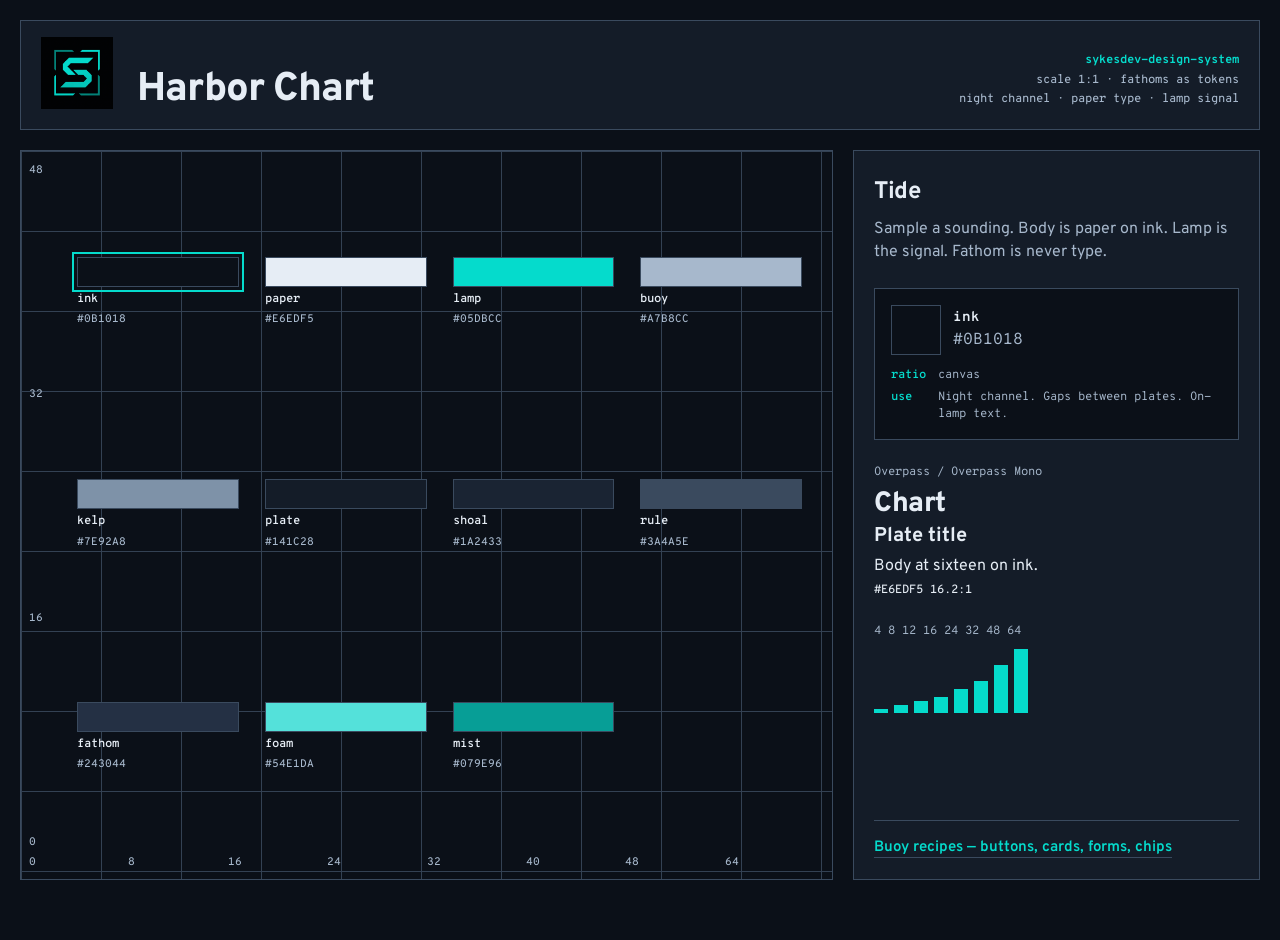
<file: skills/sykesdev-design-system/assets/previews/index.html>
<!doctype html>
<html lang="en">
<head>
  <meta charset="utf-8">
  <meta name="viewport" content="width=device-width, initial-scale=1">
  <title>sykesdev — Harbor Chart</title>
  <link rel="stylesheet" href="../tokens.css">
  <style>
    html, body { min-height: 100%; }
    body {
      min-height: 100vh;
      padding: 20px;
    }

    .chart {
      display: grid;
      grid-template-columns: minmax(0, 1.6fr) 20px minmax(280px, 0.8fr);
      grid-template-rows: auto 20px minmax(420px, 1fr);
      gap: 0;
      min-height: calc(100vh - 40px);
    }

    .title-block {
      grid-column: 1 / -1;
      display: grid;
      grid-template-columns: auto 1fr auto;
      align-items: end;
      gap: 24px;
      padding: 16px 20px 20px;
      background: var(--plate);
      border: 1px solid var(--rule);
      position: relative;
    }
    .title-block img {
      display: block;
      width: 72px;
      height: 72px;
      background: var(--mark);
    }
    .title-block h1 {
      margin: 0;
      font-size: var(--type-display);
      font-weight: 800;
      letter-spacing: -0.02em;
      line-height: 0.95;
      color: var(--text);
      max-width: 18ch;
    }
    .title-meta {
      font-family: "Overpass Mono", ui-monospace, monospace;
      font-size: 12px;
      font-weight: 500;
      color: var(--buoy);
      text-align: right;
      line-height: 1.6;
    }
    .title-meta b {
      display: block;
      color: var(--lamp);
      font-weight: 700;
    }

    .field {
      grid-column: 1;
      grid-row: 3;
      position: relative;
      background: var(--ink);
      border: 1px solid var(--rule);
      overflow: hidden;
      min-height: 480px;
    }
    .graticule {
      position: absolute;
      inset: 0;
      background-image:
        repeating-linear-gradient(to right, var(--rule) 0 1px, transparent 1px 80px),
        repeating-linear-gradient(to bottom, var(--rule) 0 1px, transparent 1px 80px);
      opacity: 0.85;
      pointer-events: none;
      animation: lamp-wipe 0.6s var(--ease) both;
    }
    @keyframes lamp-wipe {
      from { clip-path: inset(0 100% 0 0); }
      to { clip-path: inset(0 0 0 0); }
    }
    @media (prefers-reduced-motion: reduce) {
      .graticule { animation: none; }
    }

    .ticks-x, .ticks-y {
      position: absolute;
      font-family: "Overpass Mono", ui-monospace, monospace;
      font-size: 11px;
      font-weight: 500;
      color: var(--buoy);
      pointer-events: none;
    }
    .ticks-x {
      left: 0; right: 0; bottom: 8px;
      display: grid;
      grid-template-columns: repeat(8, 1fr);
      padding: 0 8px;
    }
    .ticks-y {
      top: 12px; left: 8px; bottom: 28px;
      display: flex;
      flex-direction: column;
      justify-content: space-between;
    }

    .soundings {
      position: absolute;
      inset: 36px 24px 36px 48px;
      display: grid;
      grid-template-columns: repeat(4, 1fr);
      grid-template-rows: repeat(3, 1fr);
      gap: 12px;
    }
    .sounding {
      appearance: none;
      background: transparent;
      border: 0;
      color: inherit;
      font: inherit;
      cursor: pointer;
      display: flex;
      flex-direction: column;
      align-items: flex-start;
      justify-content: center;
      gap: 4px;
      padding: 8px;
      border-radius: 0;
      text-align: left;
    }
    .sounding:hover .swatch {
      outline-color: var(--lamp);
    }
    .sounding[aria-pressed="true"] .swatch {
      outline: 2px solid var(--lamp);
      outline-offset: 3px;
    }
    .sounding .swatch {
      width: 100%;
      height: 28px;
      border: 1px solid var(--rule);
      outline: 1px solid transparent;
      outline-offset: 2px;
    }
    .sounding .name {
      font-family: "Overpass Mono", ui-monospace, monospace;
      font-size: 12px;
      font-weight: 600;
      color: var(--text);
    }
    .sounding .hex {
      font-family: "Overpass Mono", ui-monospace, monospace;
      font-size: 11px;
      font-weight: 500;
      color: var(--buoy);
    }

    .legend {
      grid-column: 3;
      grid-row: 3;
      background: var(--plate);
      border: 1px solid var(--rule);
      padding: 24px 20px 20px;
      display: flex;
      flex-direction: column;
      gap: 0;
      min-width: 0;
    }
    .legend h2 {
      margin: 0 0 8px;
      font-size: var(--type-title);
      font-weight: 700;
      letter-spacing: -0.02em;
      color: var(--text);
    }
    .legend .lede {
      margin: 0 0 24px;
      font-size: 16px;
      color: var(--buoy);
      max-width: var(--measure);
    }
    .sample {
      border: 1px solid var(--rule);
      padding: 16px;
      background: var(--ink);
      margin-bottom: 24px;
    }
    .sample .chip-row {
      display: flex;
      align-items: center;
      gap: 12px;
      margin-bottom: 12px;
    }
    .sample .blob {
      width: 48px;
      height: 48px;
      border: 1px solid var(--rule);
      flex: 0 0 auto;
    }
    .sample dt {
      font-family: "Overpass Mono", ui-monospace, monospace;
      font-size: 12px;
      font-weight: 600;
      color: var(--lamp);
    }
    .sample dd {
      margin: 0;
      font-family: "Overpass Mono", ui-monospace, monospace;
      font-size: 12px;
      color: var(--buoy);
    }
    .sample dl {
      display: grid;
      grid-template-columns: auto 1fr;
      gap: 4px 12px;
      margin: 0;
    }

    .type-row, .space-row {
      display: flex;
      flex-direction: column;
      gap: 8px;
      margin-bottom: 24px;
    }
    .type-row span, .space-row span {
      font-family: "Overpass Mono", ui-monospace, monospace;
      font-size: 12px;
      color: var(--buoy);
    }
    .type-specimens {
      display: flex;
      flex-direction: column;
      gap: 4px;
      color: var(--text);
    }
    .t-display { font-size: 1.75rem; font-weight: 800; letter-spacing: -0.02em; line-height: 1; }
    .t-title { font-size: 1.25rem; font-weight: 700; }
    .t-body { font-size: 1rem; font-weight: 400; }
    .t-mono { font-family: "Overpass Mono", ui-monospace, monospace; font-size: 0.75rem; font-weight: 500; }

    .rungs {
      display: flex;
      align-items: end;
      gap: 6px;
      height: 64px;
    }
    .rung {
      background: var(--lamp);
      width: 14px;
    }

    .legend nav {
      margin-top: auto;
      padding-top: 16px;
      border-top: 1px solid var(--rule);
      font-size: 15px;
      font-weight: 600;
    }
    .legend nav a {
      color: var(--lamp);
      text-decoration: none;
      border-bottom: 1px solid var(--rule);
    }
    .legend nav a:hover { border-bottom-color: var(--lamp); }

    @media (max-width: 840px) {
      body { padding: 8px; }
      .chart {
        display: flex;
        flex-direction: column;
        gap: 12px;
        min-height: 0;
      }
      .title-block {
        grid-template-columns: auto 1fr;
        gap: 12px;
        padding: 8px 12px 10px;
      }
      .title-block img { width: 44px; height: 44px; }
      .title-block h1 { font-size: 1.35rem; }
      .title-meta { grid-column: 1 / -1; text-align: left; font-size: 11px; }
      .ticks-x, .ticks-y { display: none; }
      .field { min-height: 0; border: 1px solid var(--rule); }
      .soundings {
        position: relative;
        inset: auto;
        padding: 10px;
        grid-template-columns: repeat(4, 1fr);
        grid-template-rows: none;
        gap: 6px;
      }
      .sounding { padding: 4px; gap: 2px; }
      .sounding .swatch { height: 10px; }
      .sounding .hex { display: none; }
      .legend { padding: 12px; }
      .legend h2 { font-size: 1.15rem; }
      .legend .lede { margin-bottom: 10px; font-size: 14px; }
      .sample { margin-bottom: 12px; padding: 10px; }
      .type-row, .space-row { margin-bottom: 10px; }
      .t-display { font-size: 1.15rem; }
      .legend nav { padding-top: 8px; }
    }
  </style>
</head>
<body>
  <!--
    THESIS: The system is a night harbor chart — tokens are soundings, components are buoys — not a sidebar docs gallery.
    OWN-WORLD: Night channel #0B1018; paper type #E6EDF5; lamp signal #05DBCC (mark cyan); Overpass + Overpass Mono; square plates; hairline graticule.
    STORY: Read the chart, sample a sounding, copy the token; open buoys for control recipes.
    FIRST VIEWPORT: Title block with mark. Sounding field on a graticule. Tide legend with live sample, type, spacing. Click a depth to sample it.
    FORM: Harbor Chart (grounded #1). Seed ecf0da14.
    FINISH: unreviewed and undocumented is unfinished; this build ends with the finish review, the verdict, DESIGN.md, and every shipping raster carrying its provenance
  -->
  <div class="chart">
    <header class="title-block">
      <img src="../logos/logo-256.png" width="72" height="72" alt="sykesdev mark" data-favicon>
      <h1>Harbor Chart</h1>
      <div class="title-meta">
        <b>sykesdev-design-system</b>
        scale 1:1 · fathoms as tokens<br>
        night channel · paper type · lamp signal
      </div>
    </header>

    <div class="field" aria-label="Sounding field">
      <div class="graticule" aria-hidden="true"></div>
      <div class="ticks-y" aria-hidden="true">
        <span>48</span><span>32</span><span>16</span><span>0</span>
      </div>
      <div class="ticks-x" aria-hidden="true">
        <span>0</span><span>8</span><span>16</span><span>24</span><span>32</span><span>40</span><span>48</span><span>64</span>
      </div>
      <div class="soundings">
        <button class="sounding" type="button" aria-pressed="true" data-name="ink" data-hex="#0B1018" data-ratio="canvas" data-use="Night channel. Gaps between plates. On-lamp text.">
          <span class="swatch" style="background:var(--ink)"></span>
          <span class="name">ink</span>
          <span class="hex">#0B1018</span>
        </button>
        <button class="sounding" type="button" aria-pressed="false" data-name="paper" data-hex="#E6EDF5" data-ratio="16.2:1 body" data-use="Titles and reading on ink.">
          <span class="swatch" style="background:var(--paper)"></span>
          <span class="name">paper</span>
          <span class="hex">#E6EDF5</span>
        </button>
        <button class="sounding" type="button" aria-pressed="false" data-name="lamp" data-hex="#05DBCC" data-ratio="10.9:1 signal" data-use="Mark cyan. Primary fill, focus, sampled.">
          <span class="swatch" style="background:var(--lamp)"></span>
          <span class="name">lamp</span>
          <span class="hex">#05DBCC</span>
        </button>
        <button class="sounding" type="button" aria-pressed="false" data-name="buoy" data-hex="#A7B8CC" data-ratio="9.4:1 secondary" data-use="Secondary text, placeholders, ticks.">
          <span class="swatch" style="background:var(--buoy)"></span>
          <span class="name">buoy</span>
          <span class="hex">#A7B8CC</span>
        </button>
        <button class="sounding" type="button" aria-pressed="false" data-name="kelp" data-hex="#7E92A8" data-ratio="6.0:1 quiet" data-use="Quiet labels, scrollbar.">
          <span class="swatch" style="background:var(--kelp)"></span>
          <span class="name">kelp</span>
          <span class="hex">#7E92A8</span>
        </button>
        <button class="sounding" type="button" aria-pressed="false" data-name="plate" data-hex="#141C28" data-ratio="elevated" data-use="Elevated plate ground.">
          <span class="swatch" style="background:var(--plate)"></span>
          <span class="name">plate</span>
          <span class="hex">#141C28</span>
        </button>
        <button class="sounding" type="button" aria-pressed="false" data-name="shoal" data-hex="#1A2433" data-ratio="recessed" data-use="Recessed well.">
          <span class="swatch" style="background:var(--shoal)"></span>
          <span class="name">shoal</span>
          <span class="hex">#1A2433</span>
        </button>
        <button class="sounding" type="button" aria-pressed="false" data-name="rule" data-hex="#3A4A5E" data-ratio="hairline" data-use="Graticule and borders.">
          <span class="swatch" style="background:var(--rule)"></span>
          <span class="name">rule</span>
          <span class="hex">#3A4A5E</span>
        </button>
        <button class="sounding" type="button" aria-pressed="false" data-name="fathom" data-hex="#243044" data-ratio="structure — never text" data-use="Deep structure only.">
          <span class="swatch" style="background:var(--fathom)"></span>
          <span class="name">fathom</span>
          <span class="hex">#243044</span>
        </button>
        <button class="sounding" type="button" aria-pressed="false" data-name="foam" data-hex="#54E1DA" data-ratio="lamp + paper" data-use="Primary hover.">
          <span class="swatch" style="background:var(--foam)"></span>
          <span class="name">foam</span>
          <span class="hex">#54E1DA</span>
        </button>
        <button class="sounding" type="button" aria-pressed="false" data-name="mist" data-hex="#079E96" data-ratio="lamp + ink" data-use="Primary press.">
          <span class="swatch" style="background:var(--mist)"></span>
          <span class="name">mist</span>
          <span class="hex">#079E96</span>
        </button>
      </div>
    </div>

    <aside class="legend" id="tide">
      <h2>Tide</h2>
      <p class="lede">Sample a sounding. Body is paper on ink. Lamp is the signal. Fathom is never type.</p>

      <div class="sample" id="sample">
        <div class="chip-row">
          <div class="blob" id="blob" style="background:var(--ink)"></div>
          <div>
            <div class="name font-sounding" id="s-name" style="font-size:14px;font-weight:700;color:var(--text)">ink</div>
            <div class="hex font-sounding" id="s-hex" style="color:var(--buoy)">#0B1018</div>
          </div>
        </div>
        <dl>
          <dt>ratio</dt><dd id="s-ratio">canvas</dd>
          <dt>use</dt><dd id="s-use">Night channel. Gaps between plates. On-lamp text.</dd>
        </dl>
      </div>

      <div class="type-row">
        <span>Overpass / Overpass Mono</span>
        <div class="type-specimens">
          <div class="t-display">Chart</div>
          <div class="t-title">Plate title</div>
          <div class="t-body">Body at sixteen on ink.</div>
          <div class="t-mono">#E6EDF5  16.2:1</div>
        </div>
      </div>

      <div class="space-row">
        <span>4 8 12 16 24 32 48 64</span>
        <div class="rungs" aria-hidden="true">
          <div class="rung" style="height:4px"></div>
          <div class="rung" style="height:8px"></div>
          <div class="rung" style="height:12px"></div>
          <div class="rung" style="height:16px"></div>
          <div class="rung" style="height:24px"></div>
          <div class="rung" style="height:32px"></div>
          <div class="rung" style="height:48px"></div>
          <div class="rung" style="height:64px"></div>
        </div>
      </div>

      <nav><a href="components.html">Buoy recipes — buttons, cards, forms, chips</a></nav>
    </aside>
  </div>
  <script>
    const sample = {
      blob: document.getElementById("blob"),
      name: document.getElementById("s-name"),
      hex: document.getElementById("s-hex"),
      ratio: document.getElementById("s-ratio"),
      use: document.getElementById("s-use"),
    };
    const buttons = [...document.querySelectorAll(".sounding")];
    function apply(btn) {
      buttons.forEach((b) => b.setAttribute("aria-pressed", b === btn ? "true" : "false"));
      sample.blob.style.background = btn.dataset.hex;
      sample.name.textContent = btn.dataset.name;
      sample.hex.textContent = btn.dataset.hex;
      sample.ratio.textContent = btn.dataset.ratio;
      sample.use.textContent = btn.dataset.use;
    }
    buttons.forEach((btn) => btn.addEventListener("click", () => apply(btn)));
  </script>
</body>
</html>
</file>
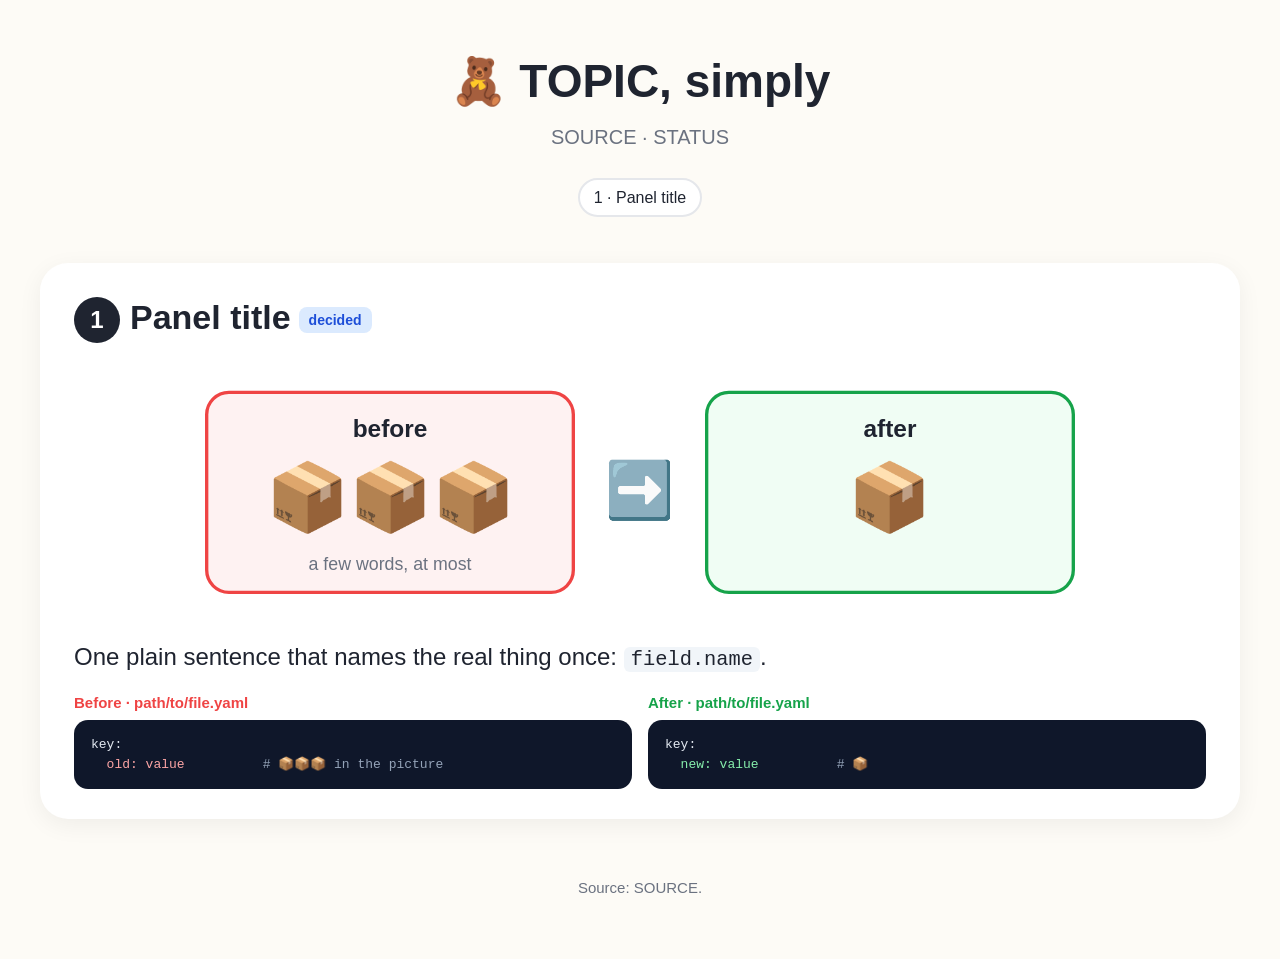
<file: skills/eli5-concrete/references/template.html>
<!doctype html>
<html lang="en">
<head>
<meta charset="utf-8">
<meta name="color-scheme" content="light dark">
<title>ELI5: TOPIC</title>
<style>
  /* Every colour is a variable, so the dark block below re-themes the whole page,
     SVG included. Never put a hex value in an SVG fill or stroke attribute. */
  :root {
    color-scheme: light dark;
    --bg: #fdfbf6; --card: #ffffff; --ink: #1f2430; --soft: #6b7280; --line: #e5e7eb;
    --shadow: rgba(0,0,0,.06); --inline-code: #f1f5f9; --later: #f8fafc; --later-line: #cbd5e1;
    --code-bg: #0f172a; --code-ink: #e2e8f0; --code-line: transparent;
    /* Accents: a stroke colour and a pale tint for the shape it outlines. */
    --a: #3b82f6; --a-tint: #eff6ff;
    --b: #f59e0b; --b-tint: #fffbeb;
    --c: #a855f7; --c-tint: #faf5ff;
    --bad: #ef4444; --bad-tint: #fef2f2;
    --ok: #16a34a; --ok-tint: #f0fdf4;
    --tag-done: #dbeafe; --tag-done-ink: #1d4ed8;
    --tag-prop: #e5e7eb; --tag-prop-ink: #374151;
    --tag-open: #fef3c7; --tag-open-ink: #92400e;
  }
  @media (prefers-color-scheme: dark) {
    :root {
      --bg: #0f1115; --card: #181b22; --ink: #e6e8ee; --soft: #9aa3b2; --line: #2a2f3a;
      --shadow: rgba(0,0,0,.4); --inline-code: #252a34; --later: #14171d; --later-line: #3a4150;
      --code-bg: #0b0e14; --code-ink: #e2e8f0; --code-line: #2a2f3a;
      --a: #60a5fa; --a-tint: #172540;
      --b: #fbbf24; --b-tint: #33280f;
      --c: #c084fc; --c-tint: #2b1d3d;
      --bad: #f87171; --bad-tint: #3a1d1f;
      --ok: #4ade80; --ok-tint: #14301f;
      --tag-done: #1e3a6b; --tag-done-ink: #bfdbfe;
      --tag-prop: #2a2f3a; --tag-prop-ink: #d1d5db;
      --tag-open: #4a3510; --tag-open-ink: #fde68a;
    }
  }
  * { box-sizing: border-box; }
  body { margin: 0; background: var(--bg); color: var(--ink);
    font: 20px/1.45 -apple-system, BlinkMacSystemFont, "Segoe UI", sans-serif; }
  header { text-align: center; padding: 48px 20px 8px; }
  header h1 { font-size: 46px; margin: 0; }
  header p { color: var(--soft); margin: 8px 0 0; }
  nav { display: flex; flex-wrap: wrap; gap: 8px; justify-content: center; padding: 18px; }
  nav a { text-decoration: none; color: var(--ink); background: var(--card); border: 2px solid var(--line);
    border-radius: 999px; padding: 6px 14px; font-size: 16px; }
  nav a:hover { border-color: var(--a); }
  section { max-width: 1200px; margin: 28px auto; background: var(--card); border-radius: 28px;
    padding: 30px 34px; box-shadow: 0 6px 24px var(--shadow); }
  section h2 { font-size: 34px; margin: 0 0 4px; }
  section .num { display: inline-block; width: 46px; height: 46px; border-radius: 50%;
    background: var(--ink); color: var(--card); text-align: center; line-height: 46px; font-size: 24px;
    margin-right: 10px; vertical-align: middle; }
  .say { font-size: 24px; margin: 14px 0 0; }
  .say b { color: var(--a); }
  .later { border: 4px dashed var(--later-line); background: var(--later); }
  .tag { display: inline-block; font-size: 14px; font-weight: 700; padding: 3px 10px;
    border-radius: 8px; vertical-align: middle; margin-left: 8px; }
  .tag.done { background: var(--tag-done); color: var(--tag-done-ink); }
  .tag.prop { background: var(--tag-prop); color: var(--tag-prop-ink); }
  .tag.open { background: var(--tag-open); color: var(--tag-open-ink); }
  code { background: var(--inline-code); padding: 1px 7px; border-radius: 6px; font-size: .85em; }

  /* Pictures. Shapes take a class (box + accent); text inherits --ink unless classed. */
  svg { width: 100%; max-width: 1000px; height: auto; display: block; margin: 16px auto 0; }
  svg text { font-family: inherit; fill: var(--ink); }
  svg .t-soft { fill: var(--soft); }
  svg .t-a { fill: var(--a); } svg .t-c { fill: var(--c); }
  svg .t-bad { fill: var(--bad); } svg .t-ok { fill: var(--ok); }
  svg .t-on-solid { fill: var(--card); }
  svg .box { stroke-width: 3; fill: var(--card); stroke: var(--ink); }
  svg .box.a { fill: var(--a-tint); stroke: var(--a); }
  svg .box.b { fill: var(--b-tint); stroke: var(--b); }
  svg .box.c { fill: var(--c-tint); stroke: var(--c); }
  svg .box.bad { fill: var(--bad-tint); stroke: var(--bad); }
  svg .box.ok { fill: var(--ok-tint); stroke: var(--ok); }
  svg .box.card-a { fill: var(--card); stroke: var(--a); }
  svg .solid.a { fill: var(--a); } svg .solid.bad { fill: var(--bad); }

  /* Concrete examples: two columns at full width, one when narrow. */
  .code { display: grid; grid-template-columns: repeat(auto-fit, minmax(480px, 1fr)); gap: 16px;
    margin-top: 18px; }
  .code figure { margin: 0; }
  .code figcaption { font-size: 15px; font-weight: 700; margin-bottom: 6px; color: var(--soft); }
  .code figcaption.before { color: var(--bad); }
  .code figcaption.after { color: var(--ok); }
  pre { margin: 0; background: var(--code-bg); color: var(--code-ink); border: 1px solid var(--code-line);
    border-radius: 14px; padding: 14px 16px;
    font: 13px/1.5 ui-monospace, SFMono-Regular, Menlo, monospace; overflow-x: auto; }
  pre .c { color: #94a3b8; }    /* comment: maps a line to the picture */
  pre .k { color: #7dd3fc; }    /* key worth noticing */
  pre .bad { color: #fca5a5; }  /* removed, or rejected */
  pre .good { color: #86efac; } /* added, or accepted */

  footer { text-align: center; color: var(--soft); font-size: 15px; padding: 30px 20px 60px; }
</style>
</head>
<body>

<header>
  <h1>🧸 TOPIC, simply</h1>
  <p>SOURCE · STATUS</p>
</header>

<nav>
  <a href="#p1">1 · Panel title</a>
</nav>

<!-- One panel: picture, one sentence, concrete example. Copy per idea. -->
<section id="p1">
  <h2><span class="num">1</span>Panel title<span class="tag done">decided</span></h2>
  <svg viewBox="0 0 900 240">
    <g text-anchor="middle">
      <rect class="box bad" x="60" y="30" width="330" height="180" rx="20"/>
      <text x="225" y="70" font-size="22" font-weight="700">before</text>
      <text x="225" y="145" font-size="60">📦📦📦</text>
      <text x="225" y="190" font-size="16" class="t-soft">a few words, at most</text>
      <text x="450" y="135" font-size="50">➡️</text>
      <rect class="box ok" x="510" y="30" width="330" height="180" rx="20"/>
      <text x="675" y="70" font-size="22" font-weight="700">after</text>
      <text x="675" y="145" font-size="60">📦</text>
    </g>
  </svg>
  <p class="say">One plain sentence that names the real thing once: <code>field.name</code>.</p>
  <div class="code">
    <figure>
      <figcaption class="before">Before · path/to/file.yaml</figcaption>
<pre>key:
  <span class="bad">old: value</span>          <span class="c"># 📦📦📦 in the picture</span></pre>
    </figure>
    <figure>
      <figcaption class="after">After · path/to/file.yaml</figcaption>
<pre>key:
  <span class="good">new: value</span>          <span class="c"># 📦</span></pre>
    </figure>
  </div>
</section>

<footer>Source: SOURCE.</footer>
</body>
</html>
</file>
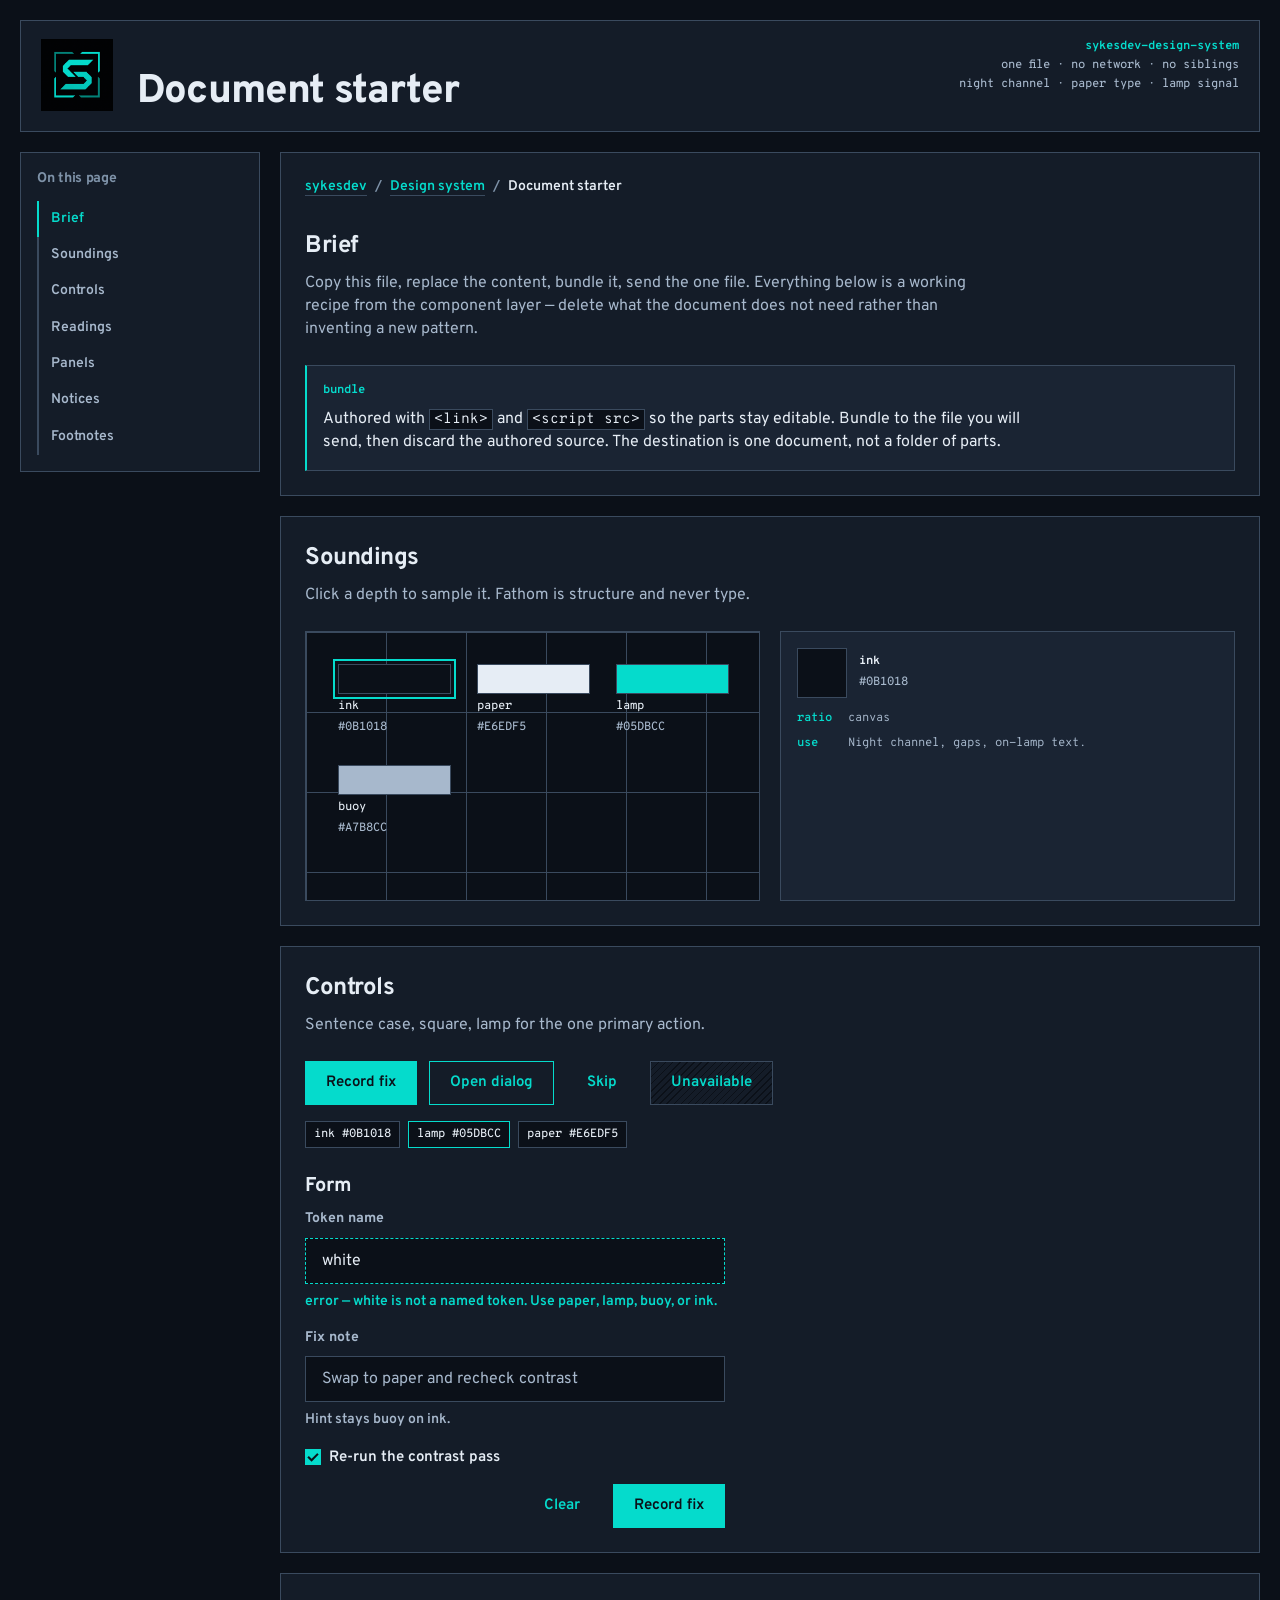
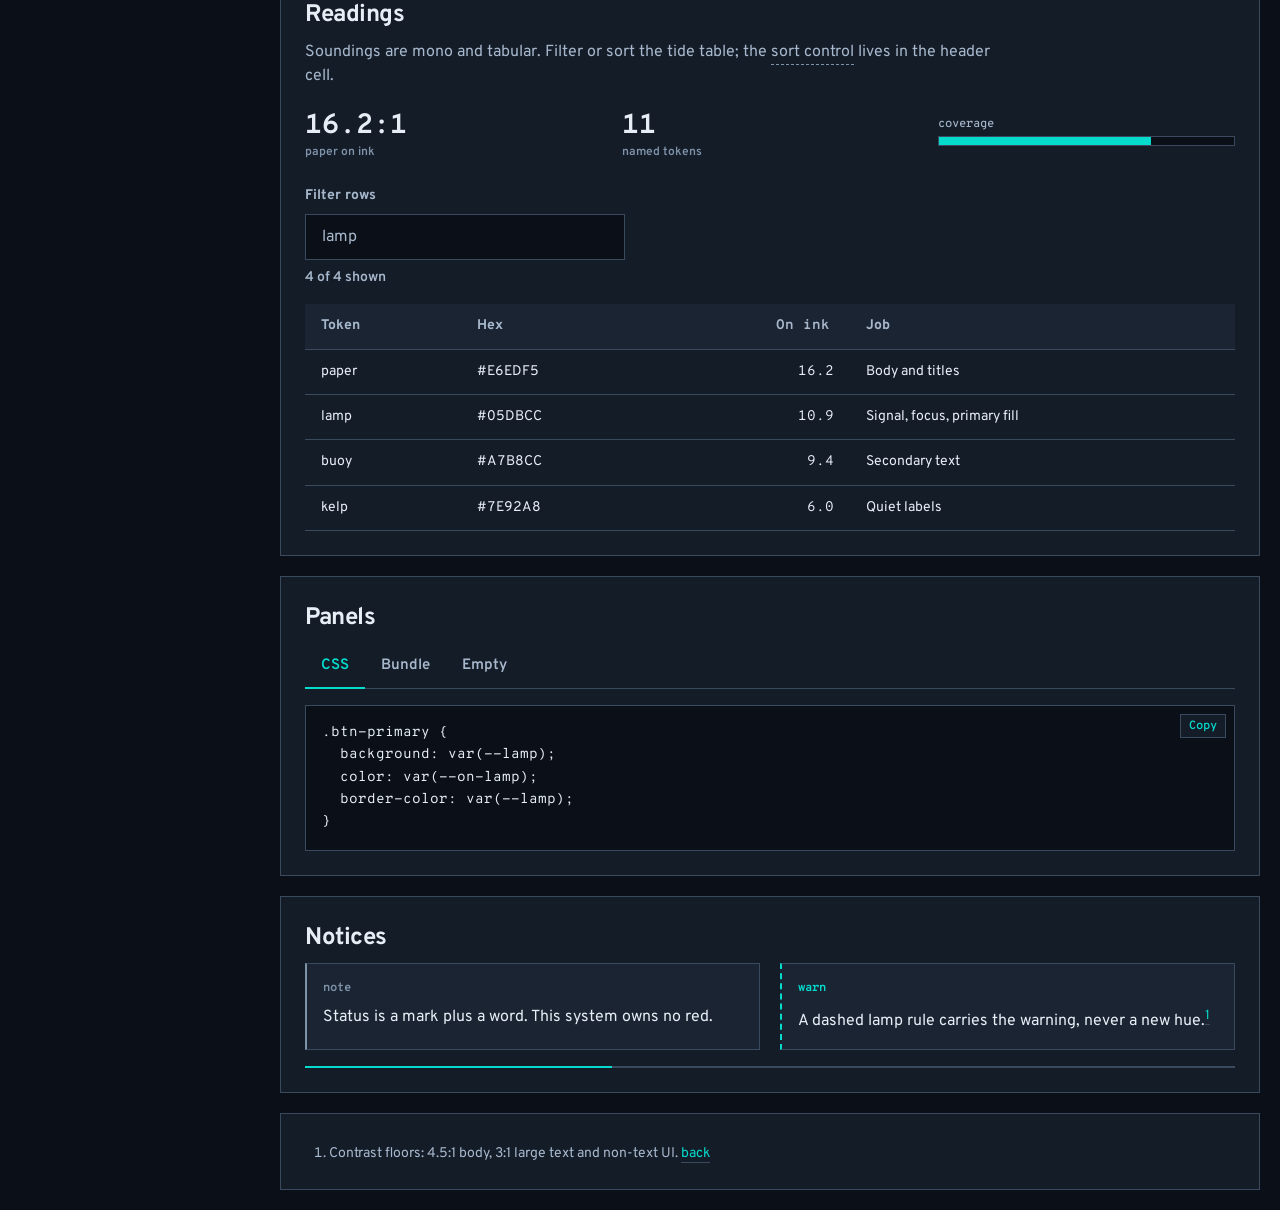
<file: skills/sykesdev-design-system/templates/document.html>
<!doctype html>
<html lang="en">
<head>
  <meta charset="utf-8">
  <meta name="viewport" content="width=device-width, initial-scale=1">
  <title>Harbor Chart — self-contained document starter</title>
  <meta name="description" content="Starter for a single-file Harbor Chart document.">
  <!-- No <link rel="icon">: harbor-ui.js reuses the masthead mark as the tab
       icon so a bundled document carries those bytes once. -->
  <link rel="stylesheet" href="../assets/tokens.css">
  <link rel="stylesheet" href="../assets/harbor-ui.css">
  <style>
    /* Document-specific layout only. Anything reusable belongs in
       harbor-ui.css, and every value comes from tokens.css. */
    .field-plate {
      position: relative;
      background: var(--ink);
      border: 1px solid var(--rule);
      min-height: 220px;
      padding: var(--space-5);
    }
    .soundings {
      position: relative;
      display: grid;
      grid-template-columns: repeat(auto-fit, minmax(120px, 1fr));
      gap: var(--space-3);
    }
    .sounding {
      appearance: none;
      background: transparent;
      border: 0;
      padding: var(--space-2);
      font: inherit;
      color: inherit;
      cursor: pointer;
      display: flex;
      flex-direction: column;
      align-items: flex-start;
      gap: var(--space-1);
      text-align: left;
    }
    .sounding .swatch {
      width: 100%;
      height: 28px;
      border: 1px solid var(--rule);
      outline: 1px solid transparent;
      outline-offset: 2px;
    }
    .sounding:hover .swatch { outline-color: var(--kelp); }
    .sounding[aria-pressed="true"] .swatch {
      outline: 2px solid var(--lamp);
      outline-offset: 3px;
    }
    .sample-head {
      display: flex;
      align-items: center;
      gap: var(--space-3);
      margin-bottom: var(--space-3);
    }
    .sample-head .blob {
      width: 48px;
      height: 48px;
      border: 1px solid var(--rule);
      flex: 0 0 auto;
    }
  </style>
</head>
<body>
  <div class="shell">
    <header class="masthead">
      <img class="mark" src="../assets/logos/logo-256.png" width="72" height="72"
           alt="sykesdev mark" data-favicon>
      <h1>Document starter</h1>
      <p class="meta">
        <b>sykesdev-design-system</b>
        one file · no network · no siblings<br>
        night channel · paper type · lamp signal
      </p>
    </header>

    <nav class="rail" aria-label="Sections" data-toc="main h2">
      <h2>On this page</h2>
    </nav>

    <main class="sheet" data-anchors="main h2, main h3">
      <section class="plate">
        <ol class="crumbs">
          <li><a href="#top">sykesdev</a></li>
          <li><a href="#top">Design system</a></li>
          <li aria-current="page">Document starter</li>
        </ol>
        <h2 data-toc-label="Brief">Brief</h2>
        <p class="lede">
          Copy this file, replace the content, bundle it, send the one file. Everything
          below is a working recipe from the component layer — delete what the document
          does not need rather than inventing a new pattern.
        </p>
        <div class="callout" data-kind="signal">
          <span class="label">bundle</span>
          <p>
            Authored with <code>&lt;link&gt;</code> and <code>&lt;script src&gt;</code> so the
            parts stay editable. Bundle to the file you will send, then discard the
            authored source. The destination is one document, not a folder of parts.
          </p>
        </div>
      </section>

      <section class="plate">
        <h2>Soundings</h2>
        <p class="lede">Click a depth to sample it. Fathom is structure and never type.</p>
        <div class="plate-grid" data-sample-group>
          <div class="field-plate">
            <div class="graticule" aria-hidden="true"></div>
            <div class="soundings">
              <button class="sounding" type="button" data-sample aria-pressed="true"
                      data-name="ink" data-hex="#0B1018" data-ratio="canvas"
                      data-use="Night channel, gaps, on-lamp text.">
                <span class="swatch" style="background: var(--ink)"></span>
                <span class="sounding-text" style="color: var(--text)">ink</span>
                <span class="sounding-text">#0B1018</span>
              </button>
              <button class="sounding" type="button" data-sample aria-pressed="false"
                      data-name="paper" data-hex="#E6EDF5" data-ratio="16.2:1 body"
                      data-use="Titles and reading on ink.">
                <span class="swatch" style="background: var(--paper)"></span>
                <span class="sounding-text" style="color: var(--text)">paper</span>
                <span class="sounding-text">#E6EDF5</span>
              </button>
              <button class="sounding" type="button" data-sample aria-pressed="false"
                      data-name="lamp" data-hex="#05DBCC" data-ratio="10.9:1 signal"
                      data-use="Mark cyan. Primary fill, focus, sampled.">
                <span class="swatch" style="background: var(--lamp)"></span>
                <span class="sounding-text" style="color: var(--text)">lamp</span>
                <span class="sounding-text">#05DBCC</span>
              </button>
              <button class="sounding" type="button" data-sample aria-pressed="false"
                      data-name="buoy" data-hex="#A7B8CC" data-ratio="9.4:1 secondary"
                      data-use="Secondary text, placeholders, ticks.">
                <span class="swatch" style="background: var(--buoy)"></span>
                <span class="sounding-text" style="color: var(--text)">buoy</span>
                <span class="sounding-text">#A7B8CC</span>
              </button>
            </div>
          </div>
          <div class="well">
            <div class="sample-head">
              <span class="blob" data-sample-slot="hex" data-sample-swatch
                    style="background: var(--ink)" aria-hidden="true"></span>
              <span>
                <span class="sounding-text" style="display: block; color: var(--text); font-weight: 700"
                      data-sample-slot="name">ink</span>
                <span class="sounding-text" data-sample-slot="hex">#0B1018</span>
              </span>
            </div>
            <dl class="kv">
              <dt>ratio</dt><dd data-sample-slot="ratio">canvas</dd>
              <dt>use</dt><dd data-sample-slot="use">Night channel, gaps, on-lamp text.</dd>
            </dl>
          </div>
        </div>
      </section>

      <section class="plate">
        <h2>Controls</h2>
        <p class="lede">Sentence case, square, lamp for the one primary action.</p>
        <div class="btn-row">
          <button class="btn btn-primary" type="button" data-toast="Recorded — one authored moment.">Record fix</button>
          <button class="btn btn-secondary" type="button" data-dialog="confirm">Open dialog</button>
          <button class="btn btn-ghost" type="button">Skip</button>
          <button class="btn btn-primary" type="button" disabled>Unavailable</button>
        </div>
        <p></p>
        <div class="chip-row">
          <span class="chip">ink #0B1018</span>
          <span class="chip" data-sampled="true">lamp #05DBCC</span>
          <span class="chip">paper #E6EDF5</span>
        </div>
        <h3>Form</h3>
        <form class="stack" style="max-width: 420px" novalidate>
          <div class="field" data-error>
            <label for="token">Token name</label>
            <input id="token" name="token" type="text" value="white"
                   aria-invalid="true" aria-describedby="token-error">
            <span class="error" id="token-error">
              error — white is not a named token. Use paper, lamp, buoy, or ink.
            </span>
          </div>
          <div class="field">
            <label for="note">Fix note</label>
            <input id="note" name="note" type="text" placeholder="Swap to paper and recheck contrast">
            <span class="hint">Hint stays buoy on ink.</span>
          </div>
          <label class="check">
            <input type="checkbox" checked>
            Re-run the contrast pass
          </label>
          <div class="btn-row actions">
            <button class="btn btn-ghost" type="reset">Clear</button>
            <button class="btn btn-primary" type="submit">Record fix</button>
          </div>
        </form>
      </section>

      <section class="plate">
        <h2>Readings</h2>
        <p class="lede">
          Soundings are mono and tabular. Filter or sort the tide table; the
          <span class="tip" tabindex="0" aria-describedby="tip-sort">sort control
            <span class="tip-body" id="tip-sort" role="tooltip">Numeric columns sort numerically.</span>
          </span> lives in the header cell.
        </p>
        <div class="plate-grid" style="margin-bottom: var(--space-5)">
          <div class="stat">
            <span class="value">16.2:1</span>
            <span class="label">paper on ink</span>
          </div>
          <div class="stat">
            <span class="value">11</span>
            <span class="label">named tokens</span>
          </div>
          <div>
            <span class="label sounding-text">coverage</span>
            <span class="meter" role="img" aria-label="Coverage: 72 percent">
              <span style="width: 72%"></span>
            </span>
          </div>
        </div>
        <div class="field" style="max-width: 320px; margin-bottom: var(--space-4)">
          <label for="tide-filter">Filter rows</label>
          <input id="tide-filter" type="search" placeholder="lamp"
                 data-filter="tide-table" data-filter-status="tide-count">
          <span class="hint"><span id="tide-count">4 of 4</span> shown</span>
        </div>
        <div class="table-wrap">
          <table class="table" id="tide-table" data-sort-table>
            <caption class="visually-hidden">Token contrast against ink</caption>
            <thead>
              <tr>
                <th scope="col">Token</th>
                <th scope="col">Hex</th>
                <th scope="col" class="num">On ink</th>
                <th scope="col" data-no-sort>Job</th>
              </tr>
            </thead>
            <tbody>
              <tr><td>paper</td><td>#E6EDF5</td><td class="num">16.2</td><td>Body and titles</td></tr>
              <tr><td>lamp</td><td>#05DBCC</td><td class="num">10.9</td><td>Signal, focus, primary fill</td></tr>
              <tr><td>buoy</td><td>#A7B8CC</td><td class="num">9.4</td><td>Secondary text</td></tr>
              <tr><td>kelp</td><td>#7E92A8</td><td class="num">6.0</td><td>Quiet labels</td></tr>
            </tbody>
          </table>
        </div>
      </section>

      <section class="plate">
        <h2>Panels</h2>
        <div class="tabs" data-tabs>
          <div role="tablist" aria-label="Recipes">
            <button role="tab" type="button" id="tab-css" aria-controls="panel-css" aria-selected="true">CSS</button>
            <button role="tab" type="button" id="tab-bundle" aria-controls="panel-bundle" aria-selected="false">Bundle</button>
            <button role="tab" type="button" id="tab-empty" aria-controls="panel-empty" aria-selected="false">Empty</button>
          </div>
          <div role="tabpanel" id="panel-css" aria-labelledby="tab-css" tabindex="0">
            <div class="code">
              <button class="btn btn-small" type="button" data-copy="snippet-css">Copy</button>
              <pre id="snippet-css">.btn-primary {
  background: var(--lamp);
  color: var(--on-lamp);
  border-color: var(--lamp);
}</pre>
            </div>
          </div>
          <div role="tabpanel" id="panel-bundle" aria-labelledby="tab-bundle" tabindex="0" hidden>
            <div class="code">
              <button class="btn btn-small" type="button" data-copy="snippet-bundle">Copy</button>
              <pre id="snippet-bundle">python3 scripts/bundle_html.py "$TMPDIR/harbor-doc.html" \
  -o dest/brief.html \
  --fonts overpass/400,overpass/600,overpass/700,overpass/800,overpass-mono/500</pre>
            </div>
          </div>
          <div role="tabpanel" id="panel-empty" aria-labelledby="tab-empty" tabindex="0" hidden>
            <div class="empty">
              <span class="title">Nothing sampled yet</span>
              <p>Pick a sounding above to fill this panel.</p>
            </div>
          </div>
        </div>
      </section>

      <section class="plate">
        <h2>Notices</h2>
        <div class="plate-grid">
          <div class="callout">
            <span class="label">note</span>
            <p>Status is a mark plus a word. This system owns no red.</p>
          </div>
          <div class="callout" data-kind="warn">
            <span class="label">warn</span>
            <p>A dashed lamp rule carries the warning, never a new hue.<sup><a href="#fn-1" id="ref-1">1</a></sup></p>
          </div>
        </div>
        <p></p>
        <span class="loading" role="progressbar" aria-label="Working"></span>
      </section>

      <footer class="plate footnotes">
        <h2 class="visually-hidden">Footnotes</h2>
        <ol>
          <li id="fn-1">
            Contrast floors: 4.5:1 body, 3:1 large text and non-text UI.
            <a href="#ref-1">back</a>
          </li>
        </ol>
      </footer>
    </main>
  </div>

  <dialog class="plate-dialog" id="confirm">
    <h2>Record this fix</h2>
    <p>Dialogs are floating UI: offset shadow, lamp rule, square corners.</p>
    <div class="btn-row actions">
      <button class="btn btn-ghost" type="button" data-close="cancel">Cancel</button>
      <button class="btn btn-primary" type="button" data-close="confirm">Record</button>
    </div>
  </dialog>

  <script src="../assets/harbor-ui.js"></script>
</body>
</html>
</file>
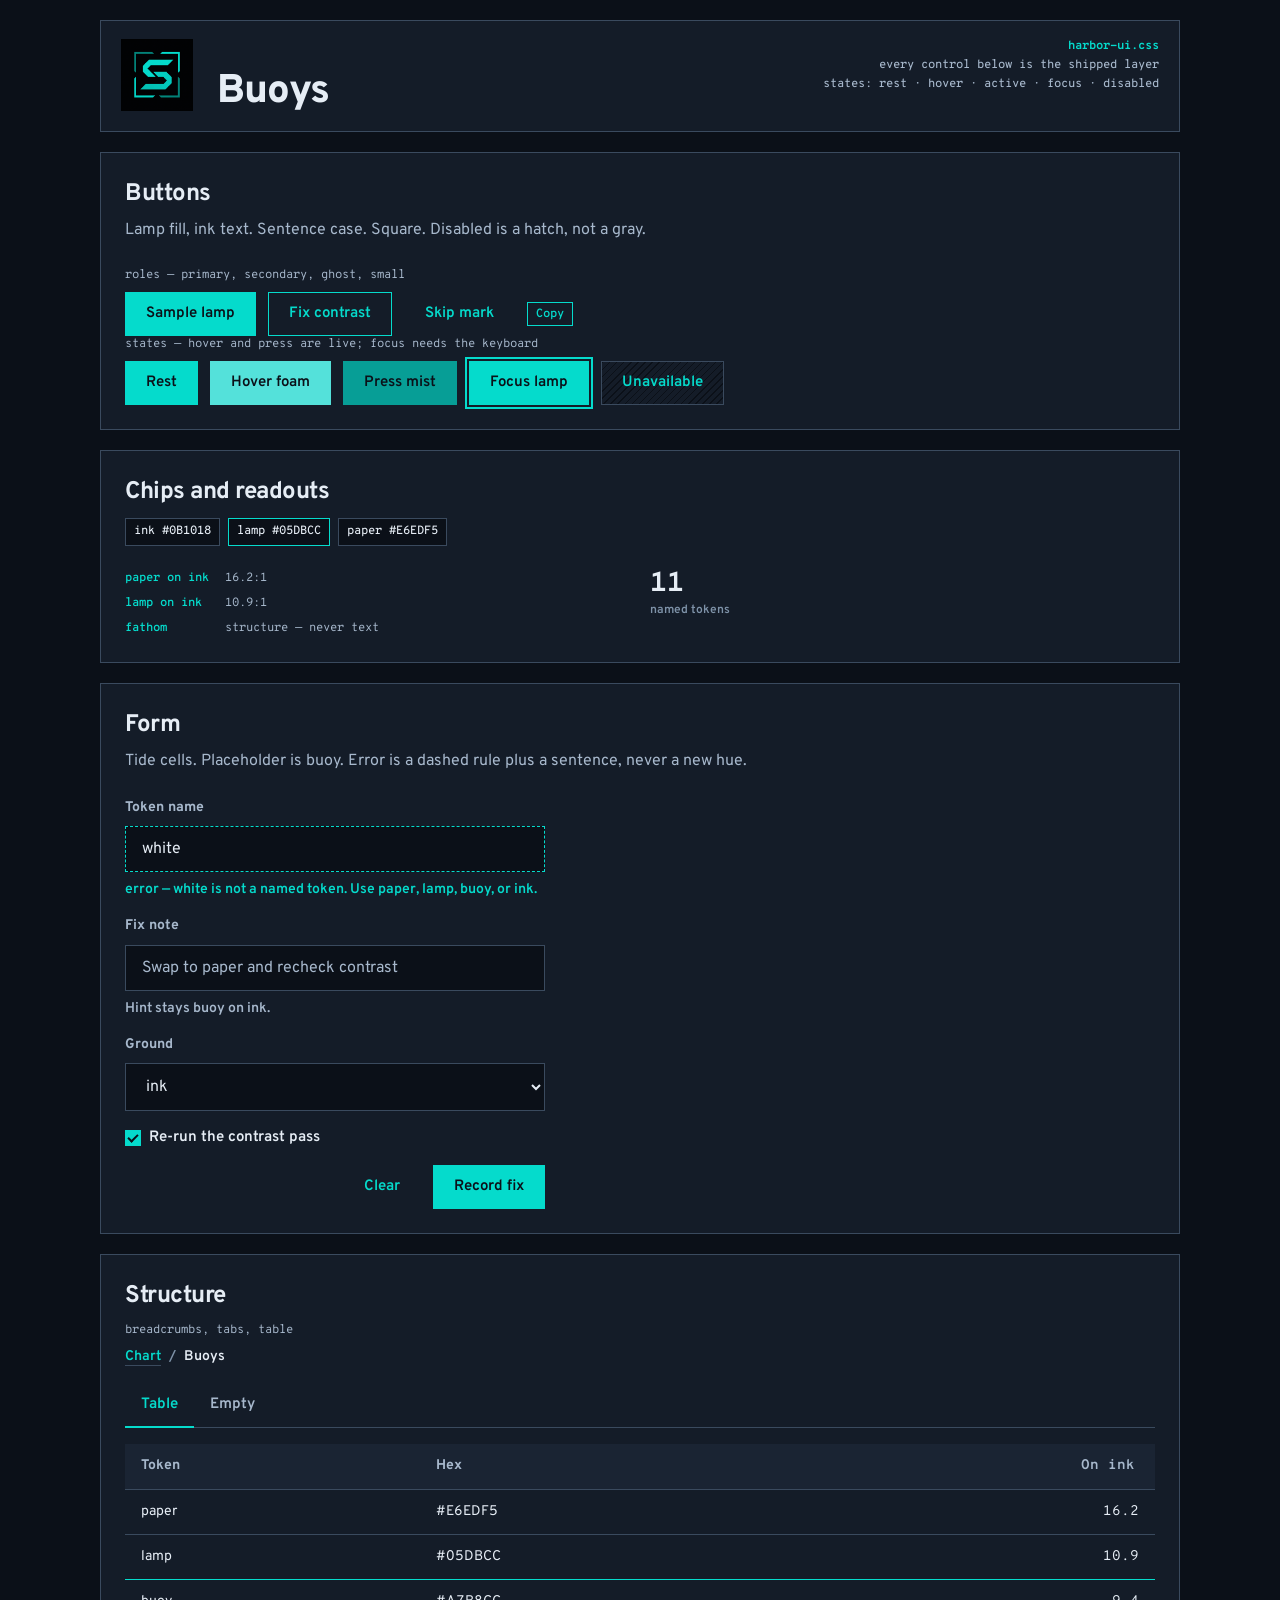
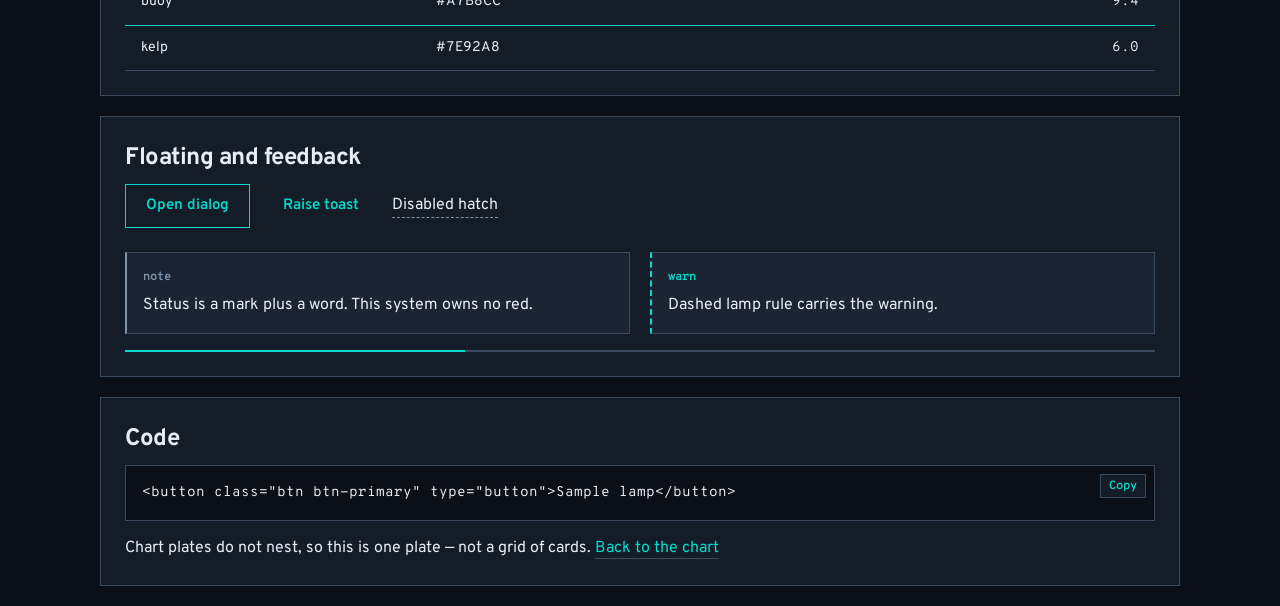
<file: skills/sykesdev-design-system/assets/previews/components.html>
<!doctype html>
<html lang="en">
<head>
  <meta charset="utf-8">
  <meta name="viewport" content="width=device-width, initial-scale=1">
  <title>sykesdev — Buoy recipes</title>
  <link rel="stylesheet" href="../tokens.css">
  <link rel="stylesheet" href="../harbor-ui.css">
  <style>
    /* This plate declares no component styles: every control below comes from
       harbor-ui.css. Only the state-matrix scaffolding is local. */
    .shell { grid-template-columns: minmax(0, 1fr); max-width: 1080px; margin: 0 auto; }
    .states {
      margin: 0 0 var(--space-2);
      font-family: "Overpass Mono", ui-monospace, monospace;
      font-size: var(--type-sounding);
      color: var(--text-2);
    }
    .pair { display: grid; grid-template-columns: repeat(auto-fit, minmax(240px, 1fr)); gap: var(--gap-plate); }
  </style>
</head>
<body>
  <!--
    THESIS: Buoys are square chart tickets on the night channel — recipes to copy, not a component gallery grid of icon cards.
    OWN-WORLD: Night navy, paper type, lamp signal, Overpass, 0 radius, hatch for disabled, dashed lamp for error.
    STORY: Implement a control by copying the recipe; audit by matching these states.
    FIRST VIEWPORT: Mast with mark. Plates of buttons, chips, a working form, a nested-forbidden single card.
    FORM: Harbor Chart (grounded #1). Seed ecf0da14.
    FINISH: unreviewed and undocumented is unfinished; this build ends with the finish review, the verdict, DESIGN.md, and every shipping raster carrying its provenance
  -->
  <div class="shell">
    <header class="masthead">
      <img class="mark" src="../logos/logo-256.png" width="56" height="56" alt="sykesdev mark" data-favicon>
      <h1>Buoys</h1>
      <p class="meta">
        <b>harbor-ui.css</b>
        every control below is the shipped layer<br>
        states: rest · hover · active · focus · disabled
      </p>
    </header>

    <main class="sheet">
      <section class="plate">
        <h2>Buttons</h2>
        <p class="lede">Lamp fill, ink text. Sentence case. Square. Disabled is a hatch, not a gray.</p>
        <p class="states">roles — primary, secondary, ghost, small</p>
        <div class="btn-row">
          <button class="btn btn-primary" type="button">Sample lamp</button>
          <button class="btn btn-secondary" type="button">Fix contrast</button>
          <button class="btn btn-ghost" type="button">Skip mark</button>
          <button class="btn btn-small btn-secondary" type="button">Copy</button>
        </div>
        <p class="states">states — hover and press are live; focus needs the keyboard</p>
        <div class="btn-row">
          <button class="btn btn-primary" type="button">Rest</button>
          <button class="btn btn-primary" type="button" style="background: var(--foam); border-color: var(--foam)">Hover foam</button>
          <button class="btn btn-primary" type="button" style="background: var(--mist); border-color: var(--mist)">Press mist</button>
          <button class="btn btn-primary" type="button" style="outline: var(--focus); outline-offset: 2px">Focus lamp</button>
          <button class="btn btn-primary" type="button" disabled>Unavailable</button>
        </div>
      </section>

      <section class="plate">
        <h2>Chips and readouts</h2>
        <div class="chip-row" style="margin-bottom: var(--space-5)">
          <span class="chip">ink #0B1018</span>
          <span class="chip" data-sampled="true">lamp #05DBCC</span>
          <span class="chip">paper #E6EDF5</span>
        </div>
        <div class="pair">
          <dl class="kv">
            <dt>paper on ink</dt><dd>16.2:1</dd>
            <dt>lamp on ink</dt><dd>10.9:1</dd>
            <dt>fathom</dt><dd>structure — never text</dd>
          </dl>
          <div class="stat">
            <span class="value">11</span>
            <span class="label">named tokens</span>
          </div>
        </div>
      </section>

      <section class="plate">
        <h2>Form</h2>
        <p class="lede">
          Tide cells. Placeholder is buoy. Error is a dashed rule plus a sentence,
          never a new hue.
        </p>
        <form class="stack" style="max-width: 420px" id="fix-form" novalidate>
          <div class="field" data-error id="token-field">
            <label for="token">Token name</label>
            <input id="token" name="token" type="text" value="white"
                   aria-invalid="true" aria-describedby="token-err">
            <span class="error" id="token-err">
              error — white is not a named token. Use paper, lamp, buoy, or ink.
            </span>
          </div>
          <div class="field">
            <label for="note">Fix note</label>
            <input id="note" name="note" type="text" placeholder="Swap to paper and recheck contrast">
            <span class="hint">Hint stays buoy on ink.</span>
          </div>
          <div class="field">
            <label for="ground">Ground</label>
            <select id="ground" name="ground">
              <option>ink</option>
              <option>plate</option>
              <option>shoal</option>
            </select>
          </div>
          <label class="check"><input type="checkbox" checked> Re-run the contrast pass</label>
          <div class="btn-row actions">
            <button class="btn btn-ghost" type="reset">Clear</button>
            <button class="btn btn-primary" type="submit">Record fix</button>
          </div>
        </form>
      </section>

      <section class="plate">
        <h2>Structure</h2>
        <p class="states">breadcrumbs, tabs, table</p>
        <ol class="crumbs">
          <li><a href="index.html">Chart</a></li>
          <li aria-current="page">Buoys</li>
        </ol>
        <div class="tabs" data-tabs>
          <div role="tablist" aria-label="Structure">
            <button role="tab" type="button" id="t-table" aria-controls="p-table" aria-selected="true">Table</button>
            <button role="tab" type="button" id="t-empty" aria-controls="p-empty" aria-selected="false">Empty</button>
          </div>
          <div role="tabpanel" id="p-table" aria-labelledby="t-table" tabindex="0">
            <div class="table-wrap">
              <table class="table" id="tokens" data-sort-table>
                <thead>
                  <tr>
                    <th scope="col">Token</th>
                    <th scope="col">Hex</th>
                    <th scope="col" class="num">On ink</th>
                  </tr>
                </thead>
                <tbody>
                  <tr><td>paper</td><td>#E6EDF5</td><td class="num">16.2</td></tr>
                  <tr><td>lamp</td><td>#05DBCC</td><td class="num">10.9</td></tr>
                  <tr data-sampled="true"><td>buoy</td><td>#A7B8CC</td><td class="num">9.4</td></tr>
                  <tr><td>kelp</td><td>#7E92A8</td><td class="num">6.0</td></tr>
                </tbody>
              </table>
            </div>
          </div>
          <div role="tabpanel" id="p-empty" aria-labelledby="t-empty" tabindex="0" hidden>
            <div class="empty">
              <span class="title">No soundings recorded</span>
              <p>Sample a depth on the chart to fill this table.</p>
            </div>
          </div>
        </div>
      </section>

      <section class="plate">
        <h2>Floating and feedback</h2>
        <div class="btn-row" style="margin-bottom: var(--space-5)">
          <button class="btn btn-secondary" type="button" data-dialog="sheet-dialog">Open dialog</button>
          <button class="btn btn-ghost" type="button" data-toast="Recorded — one authored moment.">Raise toast</button>
          <span class="tip" tabindex="0" aria-describedby="tip-hatch">
            Disabled hatch
            <span class="tip-body" id="tip-hatch" role="tooltip">Diagonal ink hatch, never color alone.</span>
          </span>
        </div>
        <div class="pair">
          <div class="callout">
            <span class="label">note</span>
            <p>Status is a mark plus a word. This system owns no red.</p>
          </div>
          <div class="callout" data-kind="warn">
            <span class="label">warn</span>
            <p>Dashed lamp rule carries the warning.</p>
          </div>
        </div>
        <p></p>
        <span class="loading" role="progressbar" aria-label="Working"></span>
      </section>

      <section class="plate">
        <h2>Code</h2>
        <div class="code">
          <button class="btn btn-small" type="button" data-copy="snip">Copy</button>
          <pre id="snip">&lt;button class="btn btn-primary" type="button"&gt;Sample lamp&lt;/button&gt;</pre>
        </div>
        <p style="margin-top: var(--space-4)">
          Chart plates do not nest, so this is one plate — not a grid of cards.
          <a href="index.html">Back to the chart</a>
        </p>
      </section>
    </main>
  </div>

  <dialog class="plate-dialog" id="sheet-dialog">
    <h2>Record this fix</h2>
    <p>Floating UI gets an offset shadow. Everything else gets a hairline rule.</p>
    <div class="btn-row actions">
      <button class="btn btn-ghost" type="button" data-close="cancel">Cancel</button>
      <button class="btn btn-primary" type="button" data-close="confirm">Record</button>
    </div>
  </dialog>

  <script src="../harbor-ui.js"></script>
  <script>
    // Recipe: validation names the problem and the fix, and never adds a hue.
    document.getElementById("fix-form").addEventListener("submit", (event) => {
      event.preventDefault();
      const field = document.getElementById("token-field");
      const input = document.getElementById("token");
      const message = document.getElementById("token-err");
      const named = ["ink", "paper", "fathom", "kelp", "buoy", "lamp", "plate",
                     "shoal", "rule", "foam", "mist"];
      const value = input.value.trim().toLowerCase();
      if (!named.includes(value)) {
        field.setAttribute("data-error", "");
        input.setAttribute("aria-invalid", "true");
        message.className = "error";
        message.textContent =
          `error — ${value || "empty"} is not a named token. Use a token from the chart.`;
        input.focus();
        return;
      }
      field.removeAttribute("data-error");
      input.removeAttribute("aria-invalid");
      message.className = "hint";
      message.textContent = `On-chart. ${value} is a named token.`;
      window.harbor.toast("Fix recorded");
    });
  </script>
</body>
</html>
</file>
<file: skills/sykesdev-design-system/assets/tokens.css>
/* sykesdev-design-system — Harbor Chart tokens. Night navy, paper type, mark cyan. */

@font-face {
  font-family: Overpass;
  font-style: normal;
  font-weight: 400;
  font-display: swap;
  src: url("fonts/overpass-latin-400-normal.woff2") format("woff2");
}
@font-face {
  font-family: Overpass;
  font-style: normal;
  font-weight: 500;
  font-display: swap;
  src: url("fonts/overpass-latin-500-normal.woff2") format("woff2");
}
@font-face {
  font-family: Overpass;
  font-style: normal;
  font-weight: 600;
  font-display: swap;
  src: url("fonts/overpass-latin-600-normal.woff2") format("woff2");
}
@font-face {
  font-family: Overpass;
  font-style: normal;
  font-weight: 700;
  font-display: swap;
  src: url("fonts/overpass-latin-700-normal.woff2") format("woff2");
}
@font-face {
  font-family: Overpass;
  font-style: normal;
  font-weight: 800;
  font-display: swap;
  src: url("fonts/overpass-latin-800-normal.woff2") format("woff2");
}
@font-face {
  font-family: "Overpass Mono";
  font-style: normal;
  font-weight: 400;
  font-display: swap;
  src: url("fonts/overpass-mono-latin-400-normal.woff2") format("woff2");
}
@font-face {
  font-family: "Overpass Mono";
  font-style: normal;
  font-weight: 500;
  font-display: swap;
  src: url("fonts/overpass-mono-latin-500-normal.woff2") format("woff2");
}
@font-face {
  font-family: "Overpass Mono";
  font-style: normal;
  font-weight: 600;
  font-display: swap;
  src: url("fonts/overpass-mono-latin-600-normal.woff2") format("woff2");
}
@font-face {
  font-family: "Overpass Mono";
  font-style: normal;
  font-weight: 700;
  font-display: swap;
  src: url("fonts/overpass-mono-latin-700-normal.woff2") format("woff2");
}

:root {
  /* Night channel. Paper for type, lamp for signal. Not the old teal ramp. */
  --ink: #0b1018;
  --plate: #141c28;
  --shoal: #1a2433;
  --fathom: #243044;
  --rule: #3a4a5e;
  --paper: #e6edf5;
  --buoy: #a7b8cc;
  --kelp: #7e92a8;
  --lamp: #05dbcc;
  --foam: #54e1da; /* lamp + paper */
  --mist: #079e96; /* lamp + ink */
  --mark: #000;

  --text: var(--paper);
  --text-2: var(--buoy);
  --text-large-only: var(--kelp);
  --on-lamp: var(--ink);

  --space-1: 4px;
  --space-2: 8px;
  --space-3: 12px;
  --space-4: 16px;
  --space-5: 24px;
  --space-6: 32px;
  --space-7: 48px;
  --space-8: 64px;

  --type-display: 2.5rem;
  --type-title: 1.5rem;
  --type-body: 1rem;
  --type-small: 0.875rem;
  --type-sounding: 0.75rem;

  --measure: 70ch;
  --gap-plate: 20px;
  --ease: cubic-bezier(0.22, 1, 0.36, 1);
  --focus: 2px solid var(--lamp);
}

html {
  background: var(--ink);
  color: var(--text);
  caret-color: var(--lamp);
  font-family: Overpass, ui-sans-serif, system-ui, sans-serif;
  font-weight: 400;
  font-size: 16px;
  line-height: 1.45;
  font-synthesis: none;
}

body {
  margin: 0;
  background: var(--ink);
  color: var(--text);
}

::selection {
  background: var(--buoy);
  color: var(--ink);
}

:focus-visible {
  outline: var(--focus);
  outline-offset: 2px;
}

* {
  scrollbar-color: var(--kelp) var(--ink);
}
*::-webkit-scrollbar {
  width: 10px;
  height: 10px;
}
*::-webkit-scrollbar-track {
  background: var(--ink);
}
*::-webkit-scrollbar-thumb {
  background: var(--kelp);
}

.font-sounding {
  font-family: "Overpass Mono", ui-monospace, monospace;
  font-variant-numeric: tabular-nums;
  letter-spacing: 0;
}
</file>
<file: skills/sykesdev-design-system/assets/harbor-ui.css>
/* sykesdev-design-system — Harbor Chart component layer.
 *
 * Depends on tokens.css for every value: no hex, no size, no easing is
 * re-declared here. Load tokens.css first, then this file.
 *
 * Square corners, hairline rules before shadows, lamp only for signal.
 * Disabled is a hatch. Error is a dashed lamp rule plus the word "error".
 */

/* ---------------------------------------------------------------- layout */

.shell {
  display: grid;
  grid-template-columns: minmax(200px, 240px) minmax(0, 1fr);
  gap: var(--gap-plate);
  align-items: start;
  /* Rows must not absorb leftover height, or the ink gaps between plates grow
     past 20px whenever the content is shorter than the viewport. */
  align-content: start;
  padding: var(--gap-plate);
  min-height: 100vh;
}

.shell > .masthead {
  grid-column: 1 / -1;
}

@media (max-width: 900px) {
  .shell {
    grid-template-columns: minmax(0, 1fr);
    padding: var(--space-3);
    gap: var(--space-3);
  }
}

.masthead {
  display: grid;
  grid-template-columns: auto 1fr auto;
  align-items: end;
  gap: var(--space-5);
  background: var(--plate);
  border: 1px solid var(--rule);
  padding: var(--space-4) var(--gap-plate) var(--gap-plate);
}

.masthead .mark {
  display: block;
  width: 72px;
  height: 72px;
  background: var(--mark);
}

.masthead h1 {
  margin: 0;
  font-size: var(--type-display);
  font-weight: 800;
  letter-spacing: -0.02em;
  line-height: 0.95;
  color: var(--text);
}

.masthead .meta {
  font-family: "Overpass Mono", ui-monospace, monospace;
  font-variant-numeric: tabular-nums;
  font-size: var(--type-sounding);
  font-weight: 500;
  color: var(--text-2);
  text-align: right;
  line-height: 1.6;
}

.masthead .meta b {
  display: block;
  color: var(--lamp);
  font-weight: 700;
}

@media (max-width: 720px) {
  .masthead {
    grid-template-columns: auto 1fr;
    gap: var(--space-3);
    padding: var(--space-2) var(--space-3) var(--space-3);
  }
  .masthead .mark { width: 44px; height: 44px; }
  .masthead h1 { font-size: var(--type-title); }
  .masthead .meta { grid-column: 1 / -1; text-align: left; }
}

.sheet {
  display: flex;
  flex-direction: column;
  gap: var(--gap-plate);
  min-width: 0;
}

/* A plate is a chart plate: elevated ground, hairline rule, square, and it
 * never nests inside another plate. */
.plate {
  background: var(--plate);
  border: 1px solid var(--rule);
  padding: var(--space-5);
}

.plate > :first-child { margin-top: 0; }
.plate > :last-child { margin-bottom: 0; }
.plate[data-sampled="true"] { border-color: var(--lamp); }

.plate-grid {
  display: grid;
  grid-template-columns: repeat(auto-fit, minmax(260px, 1fr));
  gap: var(--gap-plate);
}

.well {
  background: var(--shoal);
  border: 1px solid var(--rule);
  padding: var(--space-4);
}

/* ------------------------------------------------------------------ type */

h2 {
  margin: var(--space-6) 0 var(--space-2);
  font-size: var(--type-title);
  font-weight: 700;
  letter-spacing: -0.02em;
  color: var(--text);
}

h3 {
  margin: var(--space-5) 0 var(--space-2);
  font-size: 1.25rem;
  font-weight: 700;
  color: var(--text);
}

p, li {
  max-width: var(--measure);
}

p {
  margin: 0 0 var(--space-4);
}

.lede {
  color: var(--text-2);
  margin-bottom: var(--space-5);
}

.sounding-text {
  font-family: "Overpass Mono", ui-monospace, monospace;
  font-variant-numeric: tabular-nums;
  font-size: var(--type-sounding);
  font-weight: 500;
  color: var(--text-2);
  letter-spacing: 0;
}

a {
  color: var(--lamp);
  text-decoration: none;
  border-bottom: 1px solid var(--rule);
}

a:hover { border-bottom-color: var(--lamp); }

/* Anchor handle beside a heading. Visible on hover or keyboard focus only. */
.anchor {
  margin-left: var(--space-2);
  border: 0;
  font-family: "Overpass Mono", ui-monospace, monospace;
  font-size: var(--type-small);
  color: var(--kelp);
  opacity: 0;
  transition: opacity 120ms var(--ease);
}

:is(h2, h3):hover .anchor,
.anchor:focus-visible { opacity: 1; }

/* --------------------------------------------------------------- the rail */

.rail {
  position: sticky;
  top: var(--gap-plate);
  background: var(--plate);
  border: 1px solid var(--rule);
  padding: var(--space-4);
  max-height: calc(100vh - var(--space-8));
  overflow: auto;
}

.rail h2 {
  margin: 0 0 var(--space-3);
  font-size: var(--type-small);
  font-weight: 700;
  color: var(--kelp);
}

.rail ol {
  list-style: none;
  margin: 0;
  padding: 0;
  display: flex;
  flex-direction: column;
}

.rail a {
  display: block;
  padding: var(--space-2) var(--space-2) var(--space-2) var(--space-3);
  border: 0;
  border-left: 2px solid var(--rule);
  color: var(--text-2);
  font-size: var(--type-small);
  font-weight: 600;
}

.rail a:hover {
  color: var(--text);
  border-left-color: var(--kelp);
}

.rail a[aria-current="true"] {
  color: var(--lamp);
  border-left-color: var(--lamp);
}

@media (max-width: 900px) {
  .rail { position: static; max-height: none; }
}

.crumbs {
  display: flex;
  flex-wrap: wrap;
  align-items: center;
  gap: var(--space-2);
  margin: 0 0 var(--space-4);
  padding: 0;
  list-style: none;
  font-size: var(--type-small);
  font-weight: 600;
  color: var(--text-2);
}

.crumbs li + li::before {
  content: "/";
  margin-right: var(--space-2);
  color: var(--kelp);
}

.crumbs [aria-current="page"] { color: var(--text); }

/* -------------------------------------------------------------- controls */

.btn {
  display: inline-flex;
  align-items: center;
  gap: var(--space-2);
  padding: var(--space-3) var(--gap-plate);
  font-family: Overpass, ui-sans-serif, system-ui, sans-serif;
  font-size: 0.9375rem;
  font-weight: 600;
  line-height: 1.2;
  border: 1px solid transparent;
  border-radius: 0;
  cursor: pointer;
  text-decoration: none;
  transition:
    background-color 120ms var(--ease),
    border-color 120ms var(--ease);
}

.btn-primary {
  background: var(--lamp);
  color: var(--on-lamp);
  border-color: var(--lamp);
}

.btn-primary:hover { background: var(--foam); border-color: var(--foam); }
.btn-primary:active { background: var(--mist); border-color: var(--mist); }

.btn-secondary {
  background: transparent;
  color: var(--lamp);
  border-color: var(--lamp);
}

.btn-secondary:hover { background: var(--plate); }
.btn-secondary:active { background: var(--shoal); }

.btn-ghost {
  background: transparent;
  color: var(--lamp);
  border-color: transparent;
}

.btn-ghost:hover { border-color: var(--rule); }

.btn-small {
  padding: var(--space-1) var(--space-2);
  font-size: var(--type-sounding);
  font-family: "Overpass Mono", ui-monospace, monospace;
}

.btn:disabled,
.btn[aria-disabled="true"] {
  background: var(--plate);
  color: var(--lamp);
  border-color: var(--rule);
  cursor: not-allowed;
  background-image: repeating-linear-gradient(
    -45deg,
    transparent,
    transparent 4px,
    var(--ink) 4px,
    var(--ink) 5px
  );
}

.btn-row {
  display: flex;
  flex-wrap: wrap;
  align-items: center;
  gap: var(--space-3);
}

.btn-row.actions { justify-content: flex-end; }

/* ----------------------------------------------------------------- forms */

.field {
  display: flex;
  flex-direction: column;
  gap: var(--space-2);
  min-width: 0;
}

.field > label {
  font-size: var(--type-small);
  font-weight: 700;
  color: var(--text-2);
}

.field :is(input, textarea, select) {
  background: var(--ink);
  color: var(--text);
  border: 1px solid var(--rule);
  border-radius: 0;
  padding: var(--space-3) var(--space-4);
  font-family: Overpass, ui-sans-serif, system-ui, sans-serif;
  font-size: var(--type-body);
  caret-color: var(--lamp);
}

.field :is(input, textarea)::placeholder {
  color: var(--text-2);
  opacity: 1;
}

.field :is(input, textarea, select):hover { border-color: var(--kelp); }

.field[data-error] :is(input, textarea, select) {
  border-style: dashed;
  border-color: var(--lamp);
}

.field :is(.hint, .error) {
  font-size: var(--type-small);
  font-weight: 600;
  color: var(--text-2);
}

.field .error { color: var(--lamp); }

form.stack {
  display: flex;
  flex-direction: column;
  gap: var(--space-4);
}

/* Square check control: the tick is lamp, the box is a chart cell. */
.check {
  display: inline-flex;
  align-items: center;
  gap: var(--space-2);
  font-size: 0.9375rem;
  font-weight: 600;
  color: var(--text);
  cursor: pointer;
}

.check input {
  appearance: none;
  width: 16px;
  height: 16px;
  margin: 0;
  background: var(--ink);
  border: 1px solid var(--rule);
  border-radius: 0;
  display: grid;
  place-content: center;
  cursor: pointer;
}

.check input:checked {
  border-color: var(--lamp);
  background: var(--lamp);
}

.check input:checked::after {
  content: "";
  width: 8px;
  height: 4px;
  border: 2px solid var(--on-lamp);
  border-top: 0;
  border-right: 0;
  transform: translateY(-1px) rotate(-45deg);
}

/* ----------------------------------------------------------------- chips */

.chip {
  display: inline-flex;
  align-items: center;
  gap: var(--space-1);
  padding: var(--space-1) var(--space-2);
  border: 1px solid var(--rule);
  border-radius: 0;
  background: var(--ink);
  color: var(--text);
  font-family: "Overpass Mono", ui-monospace, monospace;
  font-variant-numeric: tabular-nums;
  font-size: var(--type-sounding);
  font-weight: 500;
  letter-spacing: 0;
}

.chip[data-sampled="true"] { border-color: var(--lamp); }
.chip-row { display: flex; flex-wrap: wrap; gap: var(--space-2); }

/* ------------------------------------------------------------------ tabs */

.tabs [role="tablist"] {
  display: flex;
  flex-wrap: wrap;
  gap: 0;
  border-bottom: 1px solid var(--rule);
  margin-bottom: var(--space-4);
}

.tabs [role="tab"] {
  appearance: none;
  background: transparent;
  border: 0;
  border-bottom: 2px solid transparent;
  margin-bottom: -1px;
  padding: var(--space-3) var(--space-4);
  font-family: inherit;
  font-size: 0.9375rem;
  font-weight: 600;
  color: var(--text-2);
  cursor: pointer;
}

.tabs [role="tab"]:hover { color: var(--text); }

.tabs [role="tab"][aria-selected="true"] {
  color: var(--lamp);
  border-bottom-color: var(--lamp);
}

.tabs [role="tabpanel"][hidden] { display: none; }

/* ----------------------------------------------------------------- table */

.table-wrap { overflow-x: auto; }

table.table {
  width: 100%;
  border-collapse: collapse;
  font-variant-numeric: tabular-nums;
}

table.table :is(th, td) {
  text-align: left;
  padding: var(--space-3) var(--space-4);
  border-bottom: 1px solid var(--rule);
  font-size: var(--type-small);
}

table.table thead th {
  position: sticky;
  top: 0;
  background: var(--shoal);
  color: var(--text-2);
  font-weight: 700;
  white-space: nowrap;
}

table.table tbody tr:hover { background: var(--shoal); }
table.table tbody tr[data-sampled="true"] { outline: 1px solid var(--lamp); }
table.table td.num,
table.table th.num {
  text-align: right;
  font-family: "Overpass Mono", ui-monospace, monospace;
}

/* Sort control lives in the header cell so the whole row stays keyboard
 * reachable in reading order. */
table.table th button {
  appearance: none;
  background: transparent;
  border: 0;
  padding: 0;
  font: inherit;
  color: inherit;
  cursor: pointer;
  display: inline-flex;
  align-items: center;
  gap: var(--space-1);
}

table.table th button::after {
  content: "";
  font-family: "Overpass Mono", ui-monospace, monospace;
  color: var(--kelp);
}

table.table th[aria-sort="ascending"] button::after { content: "^"; color: var(--lamp); }
table.table th[aria-sort="descending"] button::after { content: "v"; color: var(--lamp); }
table.table th[aria-sort="none"] button:hover::after { content: "-"; }

/* --------------------------------------------------- readouts and meters */

dl.kv {
  display: grid;
  grid-template-columns: auto minmax(0, 1fr);
  gap: var(--space-2) var(--space-4);
  margin: 0;
  font-family: "Overpass Mono", ui-monospace, monospace;
  font-variant-numeric: tabular-nums;
  font-size: var(--type-sounding);
}

dl.kv dt { color: var(--lamp); font-weight: 600; }
dl.kv dd { margin: 0; color: var(--text-2); }

.meter {
  display: block;
  height: 8px;
  background: var(--ink);
  border: 1px solid var(--rule);
}

.meter > span {
  display: block;
  height: 100%;
  background: var(--lamp);
}

.stat {
  display: flex;
  flex-direction: column;
  gap: var(--space-1);
}

.stat .value {
  font-family: "Overpass Mono", ui-monospace, monospace;
  font-variant-numeric: tabular-nums;
  font-size: 1.75rem;
  font-weight: 700;
  color: var(--text);
  line-height: 1;
}

.stat .label {
  font-size: var(--type-sounding);
  font-weight: 600;
  color: var(--kelp);
}

/* ------------------------------------------------------------------ code */

.code {
  position: relative;
  background: var(--ink);
  border: 1px solid var(--rule);
}

.code pre {
  margin: 0;
  padding: var(--space-4);
  overflow-x: auto;
  font-family: "Overpass Mono", ui-monospace, monospace;
  font-size: var(--type-small);
  line-height: 1.6;
  color: var(--text);
  tab-size: 2;
}

.code > .btn-small {
  position: absolute;
  top: var(--space-2);
  right: var(--space-2);
  background: var(--plate);
  color: var(--lamp);
  border-color: var(--rule);
}

.code > .btn-small:hover { border-color: var(--lamp); }

code {
  font-family: "Overpass Mono", ui-monospace, monospace;
  font-size: 0.9em;
  color: var(--text);
  background: var(--ink);
  border: 1px solid var(--rule);
  padding: 0 var(--space-1);
}

/* ------------------------------------------------- notices and emptiness */

/* Status is a mark plus a word, never a hue this system does not own. */
.callout {
  border: 1px solid var(--rule);
  border-left: 2px solid var(--kelp);
  background: var(--shoal);
  padding: var(--space-4);
}

.callout > .label {
  display: block;
  margin-bottom: var(--space-2);
  font-family: "Overpass Mono", ui-monospace, monospace;
  font-size: var(--type-sounding);
  font-weight: 700;
  color: var(--kelp);
}

.callout[data-kind="signal"] { border-left-color: var(--lamp); }
.callout[data-kind="signal"] > .label { color: var(--lamp); }
.callout[data-kind="warn"] {
  border-left-style: dashed;
  border-left-color: var(--lamp);
}
.callout[data-kind="warn"] > .label { color: var(--lamp); }
.callout > :last-child { margin-bottom: 0; }

.empty {
  border: 1px dashed var(--rule);
  padding: var(--space-7) var(--space-5);
  text-align: center;
  color: var(--text-2);
}

.empty .title {
  display: block;
  margin-bottom: var(--space-2);
  font-size: 1.25rem;
  font-weight: 700;
  color: var(--text);
}

/* Indeterminate work: a lamp tick sweeping a rule, not a spinner. */
.loading {
  display: block;
  height: 2px;
  background: var(--rule);
  overflow: hidden;
}

.loading::after {
  content: "";
  display: block;
  width: 33%;
  height: 100%;
  background: var(--lamp);
  animation: harbor-sweep 1.2s var(--ease) infinite;
}

@keyframes harbor-sweep {
  from { transform: translateX(-100%); }
  to { transform: translateX(300%); }
}

/* ---------------------------------------------------------------- overlay */

dialog.plate-dialog {
  background: var(--plate);
  color: var(--text);
  border: 1px solid var(--lamp);
  border-radius: 0;
  padding: var(--space-5);
  max-width: min(560px, calc(100vw - var(--space-6)));
  /* Shadows are for floating UI only: offset and blur, never a glow halo. */
  box-shadow: 0 12px 32px rgb(0 0 0 / 60%);
}

dialog.plate-dialog::backdrop {
  background: rgb(11 16 24 / 78%);
}

dialog.plate-dialog h2 { margin-top: 0; }

.toast-stack {
  position: fixed;
  right: var(--gap-plate);
  bottom: var(--gap-plate);
  z-index: 10;
  display: flex;
  flex-direction: column;
  gap: var(--space-2);
  max-width: min(380px, calc(100vw - var(--space-6)));
}

.toast {
  display: flex;
  align-items: flex-start;
  gap: var(--space-3);
  background: var(--plate);
  border: 1px solid var(--rule);
  border-left: 2px solid var(--lamp);
  padding: var(--space-3) var(--space-4);
  font-size: var(--type-small);
  font-weight: 600;
  color: var(--text);
  box-shadow: 0 8px 24px rgb(0 0 0 / 50%);
  animation: harbor-rise 160ms var(--ease) both;
}

@keyframes harbor-rise {
  from { transform: translateY(8px); opacity: 0; }
  to { transform: none; opacity: 1; }
}

/* Tooltip: a sounding label, described by aria-describedby on the trigger. */
.tip {
  position: relative;
  display: inline-flex;
  border-bottom: 1px dashed var(--kelp);
}

.tip > .tip-body {
  position: absolute;
  bottom: calc(100% + var(--space-2));
  left: 0;
  z-index: 5;
  width: max-content;
  max-width: 260px;
  background: var(--plate);
  color: var(--text);
  border: 1px solid var(--lamp);
  padding: var(--space-2) var(--space-3);
  font-family: "Overpass Mono", ui-monospace, monospace;
  font-size: var(--type-sounding);
  font-weight: 500;
  opacity: 0;
  visibility: hidden;
  transition: opacity 120ms var(--ease), visibility 120ms var(--ease);
}

.tip:hover > .tip-body,
.tip:focus-within > .tip-body {
  opacity: 1;
  visibility: visible;
}

/* ------------------------------------------------------------- footnotes */

.footnotes {
  border-top: 1px solid var(--rule);
  padding-top: var(--space-4);
  font-size: var(--type-small);
  color: var(--text-2);
}

.footnotes ol { padding-left: var(--space-5); }
.footnotes li:target { outline: 1px solid var(--lamp); }

.visually-hidden {
  position: absolute;
  width: 1px;
  height: 1px;
  clip-path: inset(50%);
  overflow: hidden;
  white-space: nowrap;
}

/* --------------------------------------------------------------- motion */

/* One authored moment per surface: a west-to-east lamp wipe that uncovers
 * the graticule of already-visible content. */
.graticule {
  position: absolute;
  inset: 0;
  pointer-events: none;
  background-image:
    repeating-linear-gradient(to right, var(--rule) 0 1px, transparent 1px 80px),
    repeating-linear-gradient(to bottom, var(--rule) 0 1px, transparent 1px 80px);
  animation: harbor-wipe 600ms var(--ease) both;
}

@keyframes harbor-wipe {
  from { clip-path: inset(0 100% 0 0); }
  to { clip-path: inset(0 0 0 0); }
}

@media (prefers-reduced-motion: reduce) {
  .graticule,
  .toast,
  .loading::after {
    animation: none;
  }
  * { transition-duration: 1ms !important; }
}

/* ---------------------------------------------------------------- print */

/* The chart is a night chart on paper too: keep the ground and drop the
 * interactive furniture. Reviewers get what they saw on screen. */
@media print {
  html { print-color-adjust: exact; -webkit-print-color-adjust: exact; }
  .shell { display: block; padding: 0; }
  .rail,
  .toast-stack,
  .code > .btn-small,
  .anchor { display: none; }
  .plate { break-inside: avoid; page-break-inside: avoid; }
  .tabs [role="tabpanel"][hidden] { display: block !important; }
  .tabs [role="tablist"] { display: none; }
  a[href^="http"]::after {
    content: " (" attr(href) ")";
    font-family: "Overpass Mono", ui-monospace, monospace;
    font-size: 0.75em;
    color: var(--text-2);
  }
}
</file>
